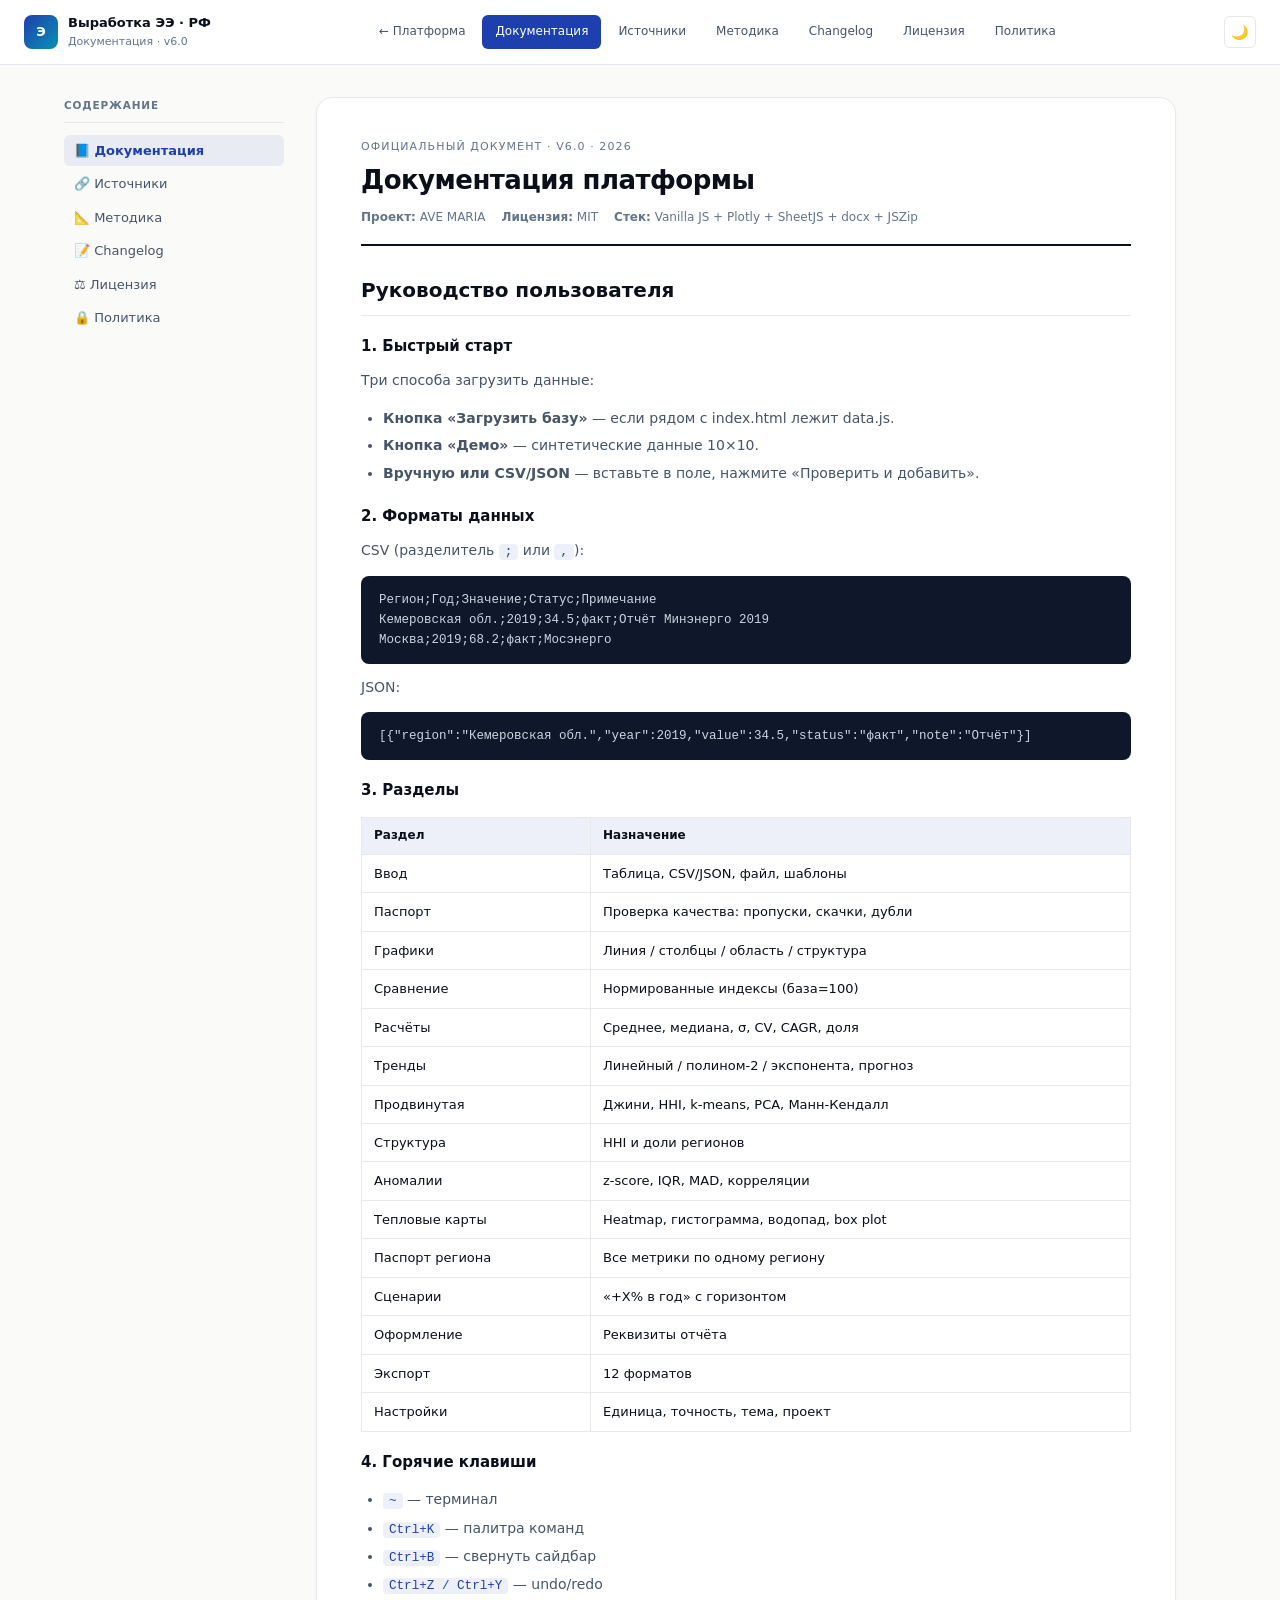
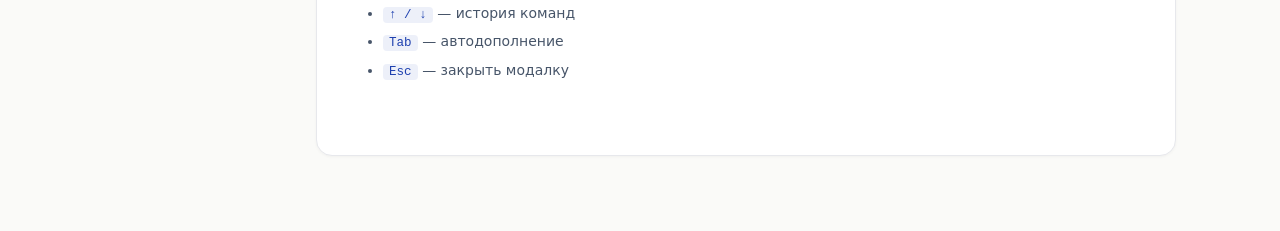
<file: docs.html>
<!DOCTYPE html>
<html lang="ru">
<head>
<meta charset="UTF-8">
<meta name="viewport" content="width=device-width, initial-scale=1.0, viewport-fit=cover">
<title>Документация · Выработка ЭЭ по регионам РФ</title>
<style>
  :root{
    --bg:#fafaf8; --paper:#fff; --ink:#0a0f1a; --ink-soft:#475569; --muted:#64748b;
    --rule:#e7e8ec; --rule-soft:#eef0f3; --accent:#1e40af; --accent-soft:rgba(30,64,175,.08);
    --code-bg:#0f172a; --code-fg:#cbd5e1;
    --font-ui:"Inter","Segoe UI",system-ui,sans-serif;
    --font-mono:"JetBrains Mono",ui-monospace,Consolas,monospace;
    --font-doc:"Times New Roman",Georgia,serif;
  }
  html[data-theme="dark"]{
    --bg:#0b0f19; --paper:#131826; --ink:#e6eaf2; --ink-soft:#b0b8c8; --muted:#8892a4;
    --rule:#232a3b; --rule-soft:#1a2030; --accent:#5b8def; --accent-soft:rgba(91,141,239,.15);
    --code-bg:#050810; --code-fg:#b9c3d6;
  }
  *{box-sizing:border-box}
  body{margin:0;background:var(--bg);color:var(--ink);font-family:var(--font-ui);font-size:15px;line-height:1.65;-webkit-text-size-adjust:100%}
  .topbar{position:sticky;top:0;z-index:10;background:var(--paper);border-bottom:1px solid var(--rule);padding:12px 24px;display:flex;gap:16px;align-items:center;justify-content:space-between;flex-wrap:wrap}
  .topbar .brand{display:flex;gap:10px;align-items:center}
  .topbar .logo{width:34px;height:34px;border-radius:8px;background:linear-gradient(135deg,#1e40af,#0891b2);color:#fff;display:flex;align-items:center;justify-content:center;font-weight:800;font-size:13px}
  .topbar .title{font-size:13px;font-weight:600}
  .topbar .sub{font-size:11px;color:var(--muted)}
  .topbar .nav{display:flex;gap:4px;flex-wrap:wrap;font-size:12px}
  .topbar .nav a{padding:6px 12px;border-radius:6px;color:var(--ink-soft);text-decoration:none;border:1px solid transparent}
  .topbar .nav a:hover{background:var(--accent-soft);color:var(--accent)}
  .topbar .nav a.active{background:var(--accent);color:#fff}
  .topbar .theme-btn{background:transparent;border:1px solid var(--rule);border-radius:6px;width:32px;height:32px;cursor:pointer;color:var(--ink-soft);font-size:14px}
  .layout{display:grid;grid-template-columns:220px 1fr;max-width:1200px;margin:0 auto;gap:32px;padding:32px 24px 80px}
  .toc{position:sticky;top:80px;align-self:start;max-height:calc(100vh - 100px);overflow-y:auto;font-size:13px}
  .toc h3{font-size:10.5px;text-transform:uppercase;letter-spacing:.08em;color:var(--muted);margin:0 0 12px;padding-bottom:8px;border-bottom:1px solid var(--rule);font-weight:600}
  .toc a{display:block;padding:5px 10px;border-radius:6px;color:var(--ink-soft);text-decoration:none;margin-bottom:2px;font-size:13px}
  .toc a:hover{background:var(--accent-soft);color:var(--accent)}
  .toc a.active{background:var(--accent-soft);color:var(--accent);font-weight:600}
  .paper{background:var(--paper);border:1px solid var(--rule);border-radius:16px;padding:40px 44px;box-shadow:0 1px 3px rgba(10,15,26,.04);max-width:860px}
  .paper .doc-head{padding-bottom:16px;margin-bottom:28px;border-bottom:2px solid var(--ink)}
  .paper .doc-head .stamp{font-size:11px;text-transform:uppercase;letter-spacing:.1em;color:var(--muted);margin-bottom:8px}
  .paper .doc-head h1{font-size:26px;margin:0 0 8px;line-height:1.25;letter-spacing:-.02em}
  .paper .doc-head .meta{font-size:12px;color:var(--muted);display:flex;gap:16px;flex-wrap:wrap;margin-top:12px}
  section.doc-section{display:none;margin-bottom:32px;scroll-margin-top:80px}
  section.doc-section.active{display:block}
  .paper h2{font-size:20px;margin:22px 0 12px;padding-bottom:8px;border-bottom:1px solid var(--rule)}
  .paper h3{font-size:15px;margin:18px 0 10px}
  .paper p{color:var(--ink-soft);margin:8px 0;font-size:14px;line-height:1.7}
  .paper ul,.paper ol{color:var(--ink-soft);padding-left:22px;font-size:14px;line-height:1.7}
  .paper li{margin:4px 0}
  .paper code{background:var(--accent-soft);color:var(--accent);padding:1px 6px;border-radius:4px;font-family:var(--font-mono);font-size:.9em}
  .paper pre{background:var(--code-bg);color:var(--code-fg);padding:14px 18px;border-radius:8px;overflow:auto;font-family:var(--font-mono);font-size:12.5px;line-height:1.6}
  .formula{background:var(--code-bg);color:var(--code-fg);padding:14px 18px;border-radius:8px;margin:12px 0;border-left:3px solid var(--accent);font-family:var(--font-mono);font-size:13px;line-height:1.7;overflow-x:auto}
  .formula .label{display:block;color:#7fb1ff;font-weight:600;font-size:11px;text-transform:uppercase;letter-spacing:.05em;margin-bottom:6px;font-family:var(--font-ui)}
  .callout{border-left:3px solid var(--accent);background:var(--accent-soft);padding:12px 16px;margin:14px 0;border-radius:0 6px 6px 0;font-size:14px;color:var(--ink-soft);line-height:1.65}
  .callout.warn{border-left-color:#d97706;background:rgba(217,119,6,.08)}
  .callout.ok{border-left-color:#059669;background:rgba(5,150,105,.08)}
  table{border-collapse:collapse;width:100%;margin:14px 0;font-size:13px}
  th,td{border:1px solid var(--rule);padding:8px 12px;text-align:left;vertical-align:top}
  th{background:var(--accent-soft);font-weight:600;font-size:12px}
  @media(max-width:900px){.layout{grid-template-columns:1fr;gap:16px;padding:20px 16px 60px}.toc{position:static;max-height:none;display:flex;flex-wrap:wrap;gap:4px}.toc h3{display:none}.toc a{flex:0 0 auto;padding:6px 10px;border:1px solid var(--rule)}.paper{padding:24px 20px}}
  @media print{.topbar,.toc{display:none}.layout{display:block;padding:0;max-width:none}.paper{border:none;box-shadow:none;padding:0}.paper h1{page-break-after:avoid}}
</style>
</head>
<body>

<header class="topbar">
  <div class="brand">
    <div class="logo">Э</div>
    <div>
      <div class="title">Выработка ЭЭ · РФ</div>
      <div class="sub">Документация · v6.0</div>
    </div>
  </div>
  <nav class="nav">
    <a href="index.html">← Платформа</a>
    <a href="#docs" class="active">Документация</a>
    <a href="#sources">Источники</a>
    <a href="#methodology">Методика</a>
    <a href="#changelog">Changelog</a>
    <a href="#license">Лицензия</a>
    <a href="#privacy">Политика</a>
  </nav>
  <button class="theme-btn" id="themeBtn" aria-label="Тема">🌙</button>
</header>

<div class="layout">
  <aside class="toc">
    <h3>Содержание</h3>
    <a href="#docs" class="active" data-sec="docs">📘 Документация</a>
    <a href="#sources" data-sec="sources">🔗 Источники</a>
    <a href="#methodology" data-sec="methodology">📐 Методика</a>
    <a href="#changelog" data-sec="changelog">📝 Changelog</a>
    <a href="#license" data-sec="license">⚖️ Лицензия</a>
    <a href="#privacy" data-sec="privacy">🔒 Политика</a>
  </aside>

  <main class="paper">
    <div class="doc-head">
      <div class="stamp">Официальный документ · v6.0 · 2026</div>
      <h1>Документация платформы</h1>
      <div class="meta">
        <span><b>Проект:</b> AVE MARIA</span>
        <span><b>Лицензия:</b> MIT</span>
        <span><b>Стек:</b> Vanilla JS + Plotly + SheetJS + docx + JSZip</span>
      </div>
    </div>

    <!-- ДОКУМЕНТАЦИЯ -->
    <section class="doc-section active" id="docs-sec">
      <h2>Руководство пользователя</h2>
      <h3>1. Быстрый старт</h3>
      <p>Три способа загрузить данные:</p>
      <ul>
        <li><b>Кнопка «Загрузить базу»</b> — если рядом с index.html лежит data.js.</li>
        <li><b>Кнопка «Демо»</b> — синтетические данные 10×10.</li>
        <li><b>Вручную или CSV/JSON</b> — вставьте в поле, нажмите «Проверить и добавить».</li>
      </ul>

      <h3>2. Форматы данных</h3>
      <p>CSV (разделитель <code>;</code> или <code>,</code>):</p>
      <pre>Регион;Год;Значение;Статус;Примечание
Кемеровская обл.;2019;34.5;факт;Отчёт Минэнерго 2019
Москва;2019;68.2;факт;Мосэнерго</pre>
      <p>JSON:</p>
      <pre>[{"region":"Кемеровская обл.","year":2019,"value":34.5,"status":"факт","note":"Отчёт"}]</pre>

      <h3>3. Разделы</h3>
      <table>
        <thead><tr><th>Раздел</th><th>Назначение</th></tr></thead>
        <tbody>
          <tr><td>Ввод</td><td>Таблица, CSV/JSON, файл, шаблоны</td></tr>
          <tr><td>Паспорт</td><td>Проверка качества: пропуски, скачки, дубли</td></tr>
          <tr><td>Графики</td><td>Линия / столбцы / область / структура</td></tr>
          <tr><td>Сравнение</td><td>Нормированные индексы (база=100)</td></tr>
          <tr><td>Расчёты</td><td>Среднее, медиана, σ, CV, CAGR, доля</td></tr>
          <tr><td>Тренды</td><td>Линейный / полином-2 / экспонента, прогноз</td></tr>
          <tr><td>Продвинутая</td><td>Джини, HHI, k-means, PCA, Манн-Кендалл</td></tr>
          <tr><td>Структура</td><td>HHI и доли регионов</td></tr>
          <tr><td>Аномалии</td><td>z-score, IQR, MAD, корреляции</td></tr>
          <tr><td>Тепловые карты</td><td>Heatmap, гистограмма, водопад, box plot</td></tr>
          <tr><td>Паспорт региона</td><td>Все метрики по одному региону</td></tr>
          <tr><td>Сценарии</td><td>«+X% в год» с горизонтом</td></tr>
          <tr><td>Оформление</td><td>Реквизиты отчёта</td></tr>
          <tr><td>Экспорт</td><td>12 форматов</td></tr>
          <tr><td>Настройки</td><td>Единица, точность, тема, проект</td></tr>
        </tbody>
      </table>

      <h3>4. Горячие клавиши</h3>
      <ul>
        <li><code>~</code> — терминал</li>
        <li><code>Ctrl+K</code> — палитра команд</li>
        <li><code>Ctrl+B</code> — свернуть сайдбар</li>
        <li><code>Ctrl+Z / Ctrl+Y</code> — undo/redo</li>
        <li><code>↑ / ↓</code> — история команд</li>
        <li><code>Tab</code> — автодополнение</li>
        <li><code>Esc</code> — закрыть модалку</li>
      </ul>
    </section>

    <!-- ИСТОЧНИКИ -->
    <section class="doc-section" id="sources-sec">
      <h2>Источники данных</h2>
      <p>Платформа <b>не поставляет</b> данные. Пользователь вводит их сам из официальных источников:</p>
      <ul>
        <li><a href="https://minenergo.gov.ru/activity/statistic" target="_blank" rel="noopener">Минэнерго России</a> — отчёты, СиПР</li>
        <li><a href="https://rosstat.gov.ru/enterprise_electric" target="_blank" rel="noopener">Росстат</a> — ТЭБ, региональная статистика</li>
        <li><a href="https://www.so-ups.ru/functioning/ees/" target="_blank" rel="noopener">СО ЕЭС</a> — отчёты ЕЭС</li>
        <li><a href="https://www.atsenergo.ru/" target="_blank" rel="noopener">АТС</a> — оптовый рынок</li>
        <li><a href="https://data.gov.ru/" target="_blank" rel="noopener">data.gov.ru</a> — открытые наборы</li>
      </ul>
      <div class="callout warn">
        <b>Важно.</b> Seed-база data.js содержит <b>оценочные</b> значения. Для официальных отчётов — только первичные источники.
      </div>
    </section>

    <!-- МЕТОДИКА -->
    <section class="doc-section" id="methodology-sec">
      <h2>Методика расчётов</h2>

      <h3>Описательные статистики</h3>
      <div class="formula"><span class="label">Среднее</span>x̄ = (Σ xᵢ) / n</div>
      <div class="formula"><span class="label">Медиана</span>нечётное n: x₍ₙ₊₁₎/₂; чётное: (x₍ₙ/₂₎+x₍ₙ/₂₊₁₎)/2</div>
      <div class="formula"><span class="label">σ (выборочное)</span>σ = √[Σ(xᵢ−x̄)²/(n−1)]</div>
      <div class="formula"><span class="label">CV</span>CV = (σ/x̄)·100%</div>
      <div class="formula"><span class="label">CAGR</span>CAGR = [(x_кон/x_нач)^(1/n)−1]·100%</div>

      <h3>Тренды</h3>
      <div class="formula"><span class="label">МНК</span>ŷ = a + b·t; b = Σ(tᵢ−t̄)(yᵢ−ȳ)/Σ(tᵢ−t̄)²; a = ȳ−b·t̄</div>
      <div class="formula"><span class="label">Полином-2</span>ŷ = a₀ + a₁·t + a₂·t² (с центрированием t)</div>
      <div class="formula"><span class="label">Экспонента</span>ŷ = a·e^(b·t) (МНК к ln y)</div>
      <div class="formula"><span class="label">R²</span>R² = 1 − SS_res/SS_tot (null при SS_tot=0)</div>
      <div class="formula"><span class="label">MAPE</span>MAPE = (100/n)·Σ|(yᵢ−ŷᵢ)/yᵢ| (null при >30% нулей)</div>

      <h3>Аномалии</h3>
      <div class="formula"><span class="label">z-score</span>z = (x−x̄)/σ; |z|&gt;2 — выброс</div>
      <div class="formula"><span class="label">IQR</span>Q1, Q3; IQR=Q3−Q1; выброс x&lt;Q1−1.5·IQR или x&gt;Q3+1.5·IQR</div>
      <div class="formula"><span class="label">MAD (scaled)</span>MAD=median(|xᵢ−median(x)|); scaled=1.4826·MAD; выброс |xᵢ−median|&gt;3·scaled</div>

      <h3>Структура</h3>
      <div class="formula"><span class="label">HHI</span>HHI = Σ sᵢ², sᵢ — доля в %</div>
      <div class="formula"><span class="label">Джини</span>G = Σᵢ(2i−n−1)·x₍ᵢ₎/(n·Σx)</div>
      <div class="formula"><span class="label">CR-k</span>CR_k = (Σ топ-k / Σ всех)·100%</div>
      <div class="formula"><span class="label">Энтропия</span>H = −Σpᵢ·ln(pᵢ)</div>

      <h3>Корреляции</h3>
      <div class="formula"><span class="label">Пирсон</span>r = Σ(xᵢ−x̄)(yᵢ−ȳ)/√[Σ(xᵢ−x̄)²·Σ(yᵢ−ȳ)²]</div>
      <div class="formula"><span class="label">Манн-Кендалл</span>S = Σᵢ Σⱼ₌ᵢ₊₁ sign(xⱼ−xᵢ); Var(S) с поправкой на ties; Z = (S−sign(S))/√Var(S)</div>

      <h3>Кластеризация</h3>
      <div class="formula"><span class="label">k-means++</span>Инициализация k-means++, 10 запусков, лучший по inertia</div>
      <div class="formula"><span class="label">PCA</span>Степенной метод, maxIter=1000, tolerance=1e-10</div>
    </section>

    <!-- CHANGELOG -->
    <section class="doc-section" id="changelog-sec">
      <h2>История версий</h2>

      <h3>6.0 — 2026</h3>
      <ul>
        <li>Разбиение монолита на модули (state, router, ui, stats, data, charts, terminal, palette, export, app).</li>
        <li>Hash-роутер с поддержкой кнопки «Назад».</li>
        <li>Централизованный state + pub/sub.</li>
        <li>Новая дизайн-система: токены, отдельная тёмная палитра (Linear-style), компоненты.</li>
        <li>Единый docs.html с 6 разделами и роутингом по #hash.</li>
        <li>Исправлены формулы: R²=null при константе, полином с центрированием, k-means++, MAD-scaled, Манн-Кендалл с ties.</li>
        <li>XSS-защита: все innerHTML с пользовательскими данными через esc().</li>
        <li>CSP-мета, Open Graph, SVG-фавикон.</li>
        <li>Мобильная адаптация: инпуты 16px, кнопки ≥44px, safe-area-inset.</li>
      </ul>

      <h3>5.1 — 2025</h3>
      <ul>
        <li>Ссылки на отдельные документы (docs, sources, methodology, changelog, license, privacy).</li>
        <li>Обновлена документация, добавлена связь с ВИЭ.</li>
      </ul>

      <h3>5.0 — 2025</h3>
      <ul>
        <li>Заставка, согласие на cookies, страница «О программе».</li>
        <li>Терминал с 40 командами.</li>
        <li>Продвинутая аналитика: k-means, PCA, Манн-Кендалл, Джини, CR-3/CR-5, энтропия.</li>
      </ul>
    </section>

    <!-- ЛИЦЕНЗИЯ -->
    <section class="doc-section" id="license-sec">
      <h2>Лицензия MIT</h2>
      <p>Copyright © 2026, проект AVE MARIA.</p>
      <p>Настоящим предоставляется бесплатное разрешение любому лицу, получившему копию данного программного обеспечения и сопутствующих файлов документации (далее — «Программное обеспечение»), использовать Программное обеспечение без ограничений, включая неограниченное право на использование, копирование, изменение, объединение, публикацию, распространение, сублицензирование и/или продажу копий Программного обеспечения, а также лицам, которым предоставляется данное Программное обеспечение, при соблюдении следующих условий:</p>
      <p>Указанное выше уведомление об авторских правах и данное разрешение должны быть включены во все копии или значительные части Программного обеспечения.</p>
      <div class="callout warn">
        <b>Отказ от ответственности.</b> ПРОГРАММНОЕ ОБЕСПЕЧЕНИЕ ПРЕДОСТАВЛЯЕТСЯ «КАК ЕСТЬ», БЕЗ КАКИХ-ЛИБО ГАРАНТИЙ, ЯВНЫХ ИЛИ ПОДРАЗУМЕВАЕМЫХ. НИ В КОЕМ СЛУЧАЕ АВТОРЫ НЕ НЕСУТ ОТВЕТСТВЕННОСТИ ЗА ЛЮБЫЕ ПРЕТЕНЗИИ, УЩЕРБ ИЛИ ИНЫЕ ОБЯЗАТЕЛЬСТВА.
      </div>
      <h3>Сторонние библиотеки</h3>
      <ul>
        <li><b>Plotly.js</b> — MIT</li>
        <li><b>SheetJS</b> — Apache 2.0</li>
        <li><b>docx</b> — MIT</li>
        <li><b>JSZip</b> — MIT/GPLv3</li>
        <li><b>html2canvas</b> — MIT</li>
      </ul>
    </section>

    <!-- ПОЛИТИКА -->
    <section class="doc-section" id="privacy-sec">
      <h2>Политика конфиденциальности</h2>
      <div class="callout ok">
        <b>Платформа не собирает персональные данные.</b> Все вычисления в браузере. Данные на сервер не отправляются.
      </div>
      <h3>Что хранится в localStorage</h3>
      <ul>
        <li>Введённые данные (для автосохранения)</li>
        <li>Настройки (единица, точность, тема)</li>
        <li>Флаг согласия</li>
      </ul>
      <h3>Управление</h3>
      <ul>
        <li>Принять — автосохранение включено</li>
        <li>Только необходимые — автосохранение отключено</li>
        <li>Отозвать — Настройки → «Согласие и cookies»</li>
      </ul>
      <h3>Cookie</h3>
      <p>HTTP-cookies не используются. Всё — в localStorage, который подпадает под требования согласия.</p>
    </section>
  </main>
</div>

<script>
(function(){
  var sections = {
    'docs': 'docs-sec',
    'sources': 'sources-sec',
    'methodology': 'methodology-sec',
    'changelog': 'changelog-sec',
    'license': 'license-sec',
    'privacy': 'privacy-sec'
  };

  function show(sec){
    if(!sections[sec]) sec = 'docs';
    document.querySelectorAll('.doc-section').forEach(function(s){ s.classList.remove('active'); });
    var target = document.getElementById(sections[sec]);
    if(target) target.classList.add('active');
    document.querySelectorAll('.toc a, .topbar .nav a').forEach(function(a){
      var href = (a.getAttribute('href') || '').replace('#', '');
      a.classList.toggle('active', href === sec);
    });
    window.scrollTo(0, 0);
  }

  function parseHash(){
    return (location.hash || '').replace(/^#/, '') || 'docs';
  }

  window.addEventListener('hashchange', function(){ show(parseHash()); });
  show(parseHash());

  /* Тема из localStorage */
  try {
    var s = JSON.parse(localStorage.getItem('energy_platform_state') || '{}');
    if(s.theme === 'dark') document.documentElement.setAttribute('data-theme','dark');
  } catch(e){}

  document.getElementById('themeBtn').addEventListener('click', function(){
    var isDark = document.documentElement.getAttribute('data-theme') === 'dark';
    document.documentElement.setAttribute('data-theme', isDark ? 'light' : 'dark');
  });
})();
</script>
</body>
</html>
</file>
